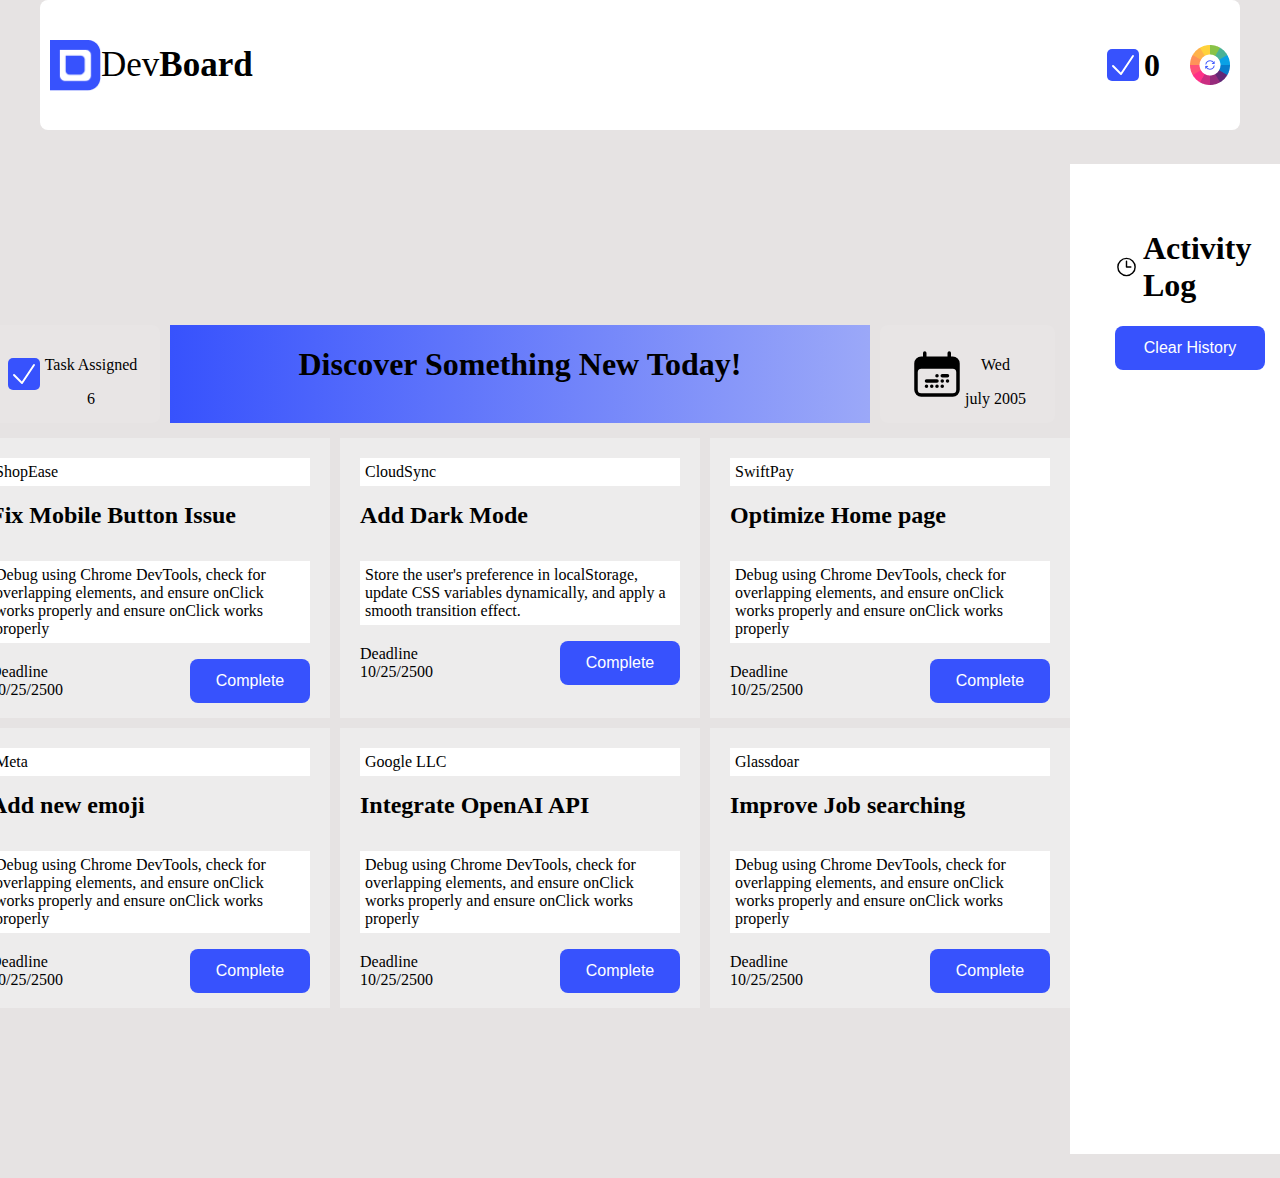
<file: index.html>
<!DOCTYPE html>
<html lang="en">
  <head>
    <meta charset="UTF-8" />
    <meta http-equiv="X-UA-Compatible" content="IE=edge" />
    <meta name="viewport" content="width=device-width, initial-scale=1.0" />
    <title>Document</title>
    <link rel="stylesheet" href="./style/style.css" />
  </head>
  <body>
    <header>
      <nav>
        <div class="logo">
          <img src="./assets/logo.png" alt="" />
          <h3><span id="not-bold">Dev</span>Board</h3>
        </div>
        <div class="theme-container">
          <div class="icon-container">
            <svg
              xmlns="http://www.w3.org/2000/svg"
              viewBox="0 0 24 24"
              fill="currentColor"
              class="size-6"
              id="tic"
            >
              <path
                fill-rule="evenodd"
                d="M19.916 4.626a.75.75 0 0 1 .208 1.04l-9 13.5a.75.75 0 0 1-1.154.114l-6-6a.75.75 0 0 1 1.06-1.06l5.353 5.353 8.493-12.74a.75.75 0 0 1 1.04-.207Z"
                clip-rule="evenodd"
              />
            </svg>
            <span id="course-complete">0</span>
          </div>
          <img id="chngBodyColor" src="./assets/theme-btn.png" alt="" />
        </div>
      </nav>
    </header>
    <main>
      <div class="container">
        <div class="courses-container">
          <div class="blog-container">
            <div class="first-container">
              <div class="d-flex-row">
                <svg
                  xmlns="http://www.w3.org/2000/svg"
                  viewBox="0 0 24 24"
                  fill="currentColor"
                  class="size-6"
                  id="tic"
                >
                  <path
                    fill-rule="evenodd"
                    d="M19.916 4.626a.75.75 0 0 1 .208 1.04l-9 13.5a.75.75 0 0 1-1.154.114l-6-6a.75.75 0 0 1 1.06-1.06l5.353 5.353 8.493-12.74a.75.75 0 0 1 1.04-.207Z"
                    clip-rule="evenodd"
                  />
                </svg>
                <div class="d-flex-col">
                  <p>Task Assigned</p>
                  <span id="course-left">6</span>
                </div>
              </div>
            </div>
            <div id="second-container" class="second-container">
              <h1>Discover Something New Today!</h1>
            </div>
            <div class="third-container">
              <div class="d-flex-row">
                <svg
                  xmlns="http://www.w3.org/2000/svg"
                  viewBox="0 0 24 24"
                  fill="currentColor"
                  class="size-6 icon-size"
                >
                  <path
                    d="M12 11.993a.75.75 0 0 0-.75.75v.006c0 .414.336.75.75.75h.006a.75.75 0 0 0 .75-.75v-.006a.75.75 0 0 0-.75-.75H12ZM12 16.494a.75.75 0 0 0-.75.75v.005c0 .414.335.75.75.75h.005a.75.75 0 0 0 .75-.75v-.005a.75.75 0 0 0-.75-.75H12ZM8.999 17.244a.75.75 0 0 1 .75-.75h.006a.75.75 0 0 1 .75.75v.006a.75.75 0 0 1-.75.75h-.006a.75.75 0 0 1-.75-.75v-.006ZM7.499 16.494a.75.75 0 0 0-.75.75v.005c0 .414.336.75.75.75h.005a.75.75 0 0 0 .75-.75v-.005a.75.75 0 0 0-.75-.75H7.5ZM13.499 14.997a.75.75 0 0 1 .75-.75h.006a.75.75 0 0 1 .75.75v.005a.75.75 0 0 1-.75.75h-.006a.75.75 0 0 1-.75-.75v-.005ZM14.25 16.494a.75.75 0 0 0-.75.75v.006c0 .414.335.75.75.75h.005a.75.75 0 0 0 .75-.75v-.006a.75.75 0 0 0-.75-.75h-.005ZM15.75 14.995a.75.75 0 0 1 .75-.75h.005a.75.75 0 0 1 .75.75v.006a.75.75 0 0 1-.75.75H16.5a.75.75 0 0 1-.75-.75v-.006ZM13.498 12.743a.75.75 0 0 1 .75-.75h2.25a.75.75 0 1 1 0 1.5h-2.25a.75.75 0 0 1-.75-.75ZM6.748 14.993a.75.75 0 0 1 .75-.75h4.5a.75.75 0 0 1 0 1.5h-4.5a.75.75 0 0 1-.75-.75Z"
                  />
                  <path
                    fill-rule="evenodd"
                    d="M18 2.993a.75.75 0 0 0-1.5 0v1.5h-9V2.994a.75.75 0 1 0-1.5 0v1.497h-.752a3 3 0 0 0-3 3v11.252a3 3 0 0 0 3 3h13.5a3 3 0 0 0 3-3V7.492a3 3 0 0 0-3-3H18V2.993ZM3.748 18.743v-7.5a1.5 1.5 0 0 1 1.5-1.5h13.5a1.5 1.5 0 0 1 1.5 1.5v7.5a1.5 1.5 0 0 1-1.5 1.5h-13.5a1.5 1.5 0 0 1-1.5-1.5Z"
                    clip-rule="evenodd"
                  />
                </svg>

                <div class="d-flex-col">
                  <p>Wed</p>
                  <span>july 2005</span>
                </div>
              </div>
            </div>
          </div>
          <div class="cards">
            <div class="cart">
              <span class="b-white">ShopEase</span>
              <h1>Fix Mobile Button Issue</h1>
              <p class="b-white">
                Debug using Chrome DevTools, check for overlapping elements, and
                ensure onClick works properly and ensure onClick works properly
              </p>
              <div class="date-compertment">
                <div class="date">
                  <span>Deadline</span>
                  <span>10/25/2500</span>
                </div>
                <button
                  massage="Fix Mobile Button Issue"
                  onclick="reduceCourse(this)"
                  class="complt_btn"
                >
                  Complete
                </button>
              </div>
            </div>
            <div class="cart">
              <span class="b-white">CloudSync</span>
              <h1>Add Dark Mode</h1>
              <p class="b-white">
                Store the user's preference in localStorage, update CSS
                variables dynamically, and apply a smooth transition effect.
              </p>
              <div class="date-compertment">
                <div class="date">
                  <span>Deadline</span>
                  <span>10/25/2500</span>
                </div>
                <button
                  massage="Add Dark Mode"
                  onclick="reduceCourse(this)"
                  class="complt_btn"
                >
                  Complete
                </button>
              </div>
            </div>
            <div class="cart">
              <span class="b-white">SwiftPay</span>
              <h1>Optimize Home page</h1>
              <p class="b-white">
                Debug using Chrome DevTools, check for overlapping elements, and
                ensure onClick works properly and ensure onClick works properly
              </p>
              <div class="date-compertment">
                <div class="date">
                  <span>Deadline</span>
                  <span>10/25/2500</span>
                </div>
                <button
                  massage="Optimize Home page"
                  onclick="reduceCourse(this)"
                  class="complt_btn"
                >
                  Complete
                </button>
              </div>
            </div>
            <div class="cart">
              <span class="b-white">Meta</span>
              <h1>Add new emoji</h1>
              <p class="b-white">
                Debug using Chrome DevTools, check for overlapping elements, and
                ensure onClick works properly and ensure onClick works properly
              </p>
              <div class="date-compertment">
                <div class="date">
                  <span>Deadline</span>
                  <span>10/25/2500</span>
                </div>
                <button
                  massage="Add new emoji"
                  onclick="reduceCourse(this)"
                  class="complt_btn"
                >
                  Complete
                </button>
              </div>
            </div>
            <div class="cart">
              <span class="b-white">Google LLC</span>
              <h1>Integrate OpenAI API</h1>
              <p class="b-white">
                Debug using Chrome DevTools, check for overlapping elements, and
                ensure onClick works properly and ensure onClick works properly
              </p>
              <div class="date-compertment">
                <div class="date">
                  <span>Deadline</span>
                  <span>10/25/2500</span>
                </div>
                <button
                  massage="Integrate OpenAI API"
                  onclick="reduceCourse(this)"
                  class="complt_btn"
                >
                  Complete
                </button>
              </div>
            </div>
            <div class="cart">
              <span class="b-white">Glassdoar</span>
              <h1>Improve Job searching</h1>
              <p class="b-white">
                Debug using Chrome DevTools, check for overlapping elements, and
                ensure onClick works properly and ensure onClick works properly
              </p>
              <div class="date-compertment">
                <div class="date">
                  <span>Deadline</span>
                  <span>10/25/2500</span>
                </div>
                <button
                  massage="Improve Job searching"
                  onclick="reduceCourse(this)"
                  class="complt_btn"
                >
                  Complete
                </button>
              </div>
            </div>
          </div>
        </div>
        <div class="right-container">
          <div class="activity">
            <svg
              xmlns="http://www.w3.org/2000/svg"
              fill="none"
              viewBox="0 0 24 24"
              stroke-width="1.5"
              stroke="currentColor"
              class="size-6"
              id="clock"
            >
              <path
                stroke-linecap="round"
                stroke-linejoin="round"
                d="M12 6v6h4.5m4.5 0a9 9 0 1 1-18 0 9 9 0 0 1 18 0Z"
              />
            </svg>
            <h1>Activity Log</h1>
          </div>
          <button id="history-clear-btn" class="history-clear-btn">
            Clear History
          </button>
          <div id="dinamic-msg" class="dinamic-msg">
            <!-- 



  ==========================

  
          --></div>
        </div>
      </div>
    </main>

    <script src="./script/app.js"></script>
  </body>
</html>
</file>
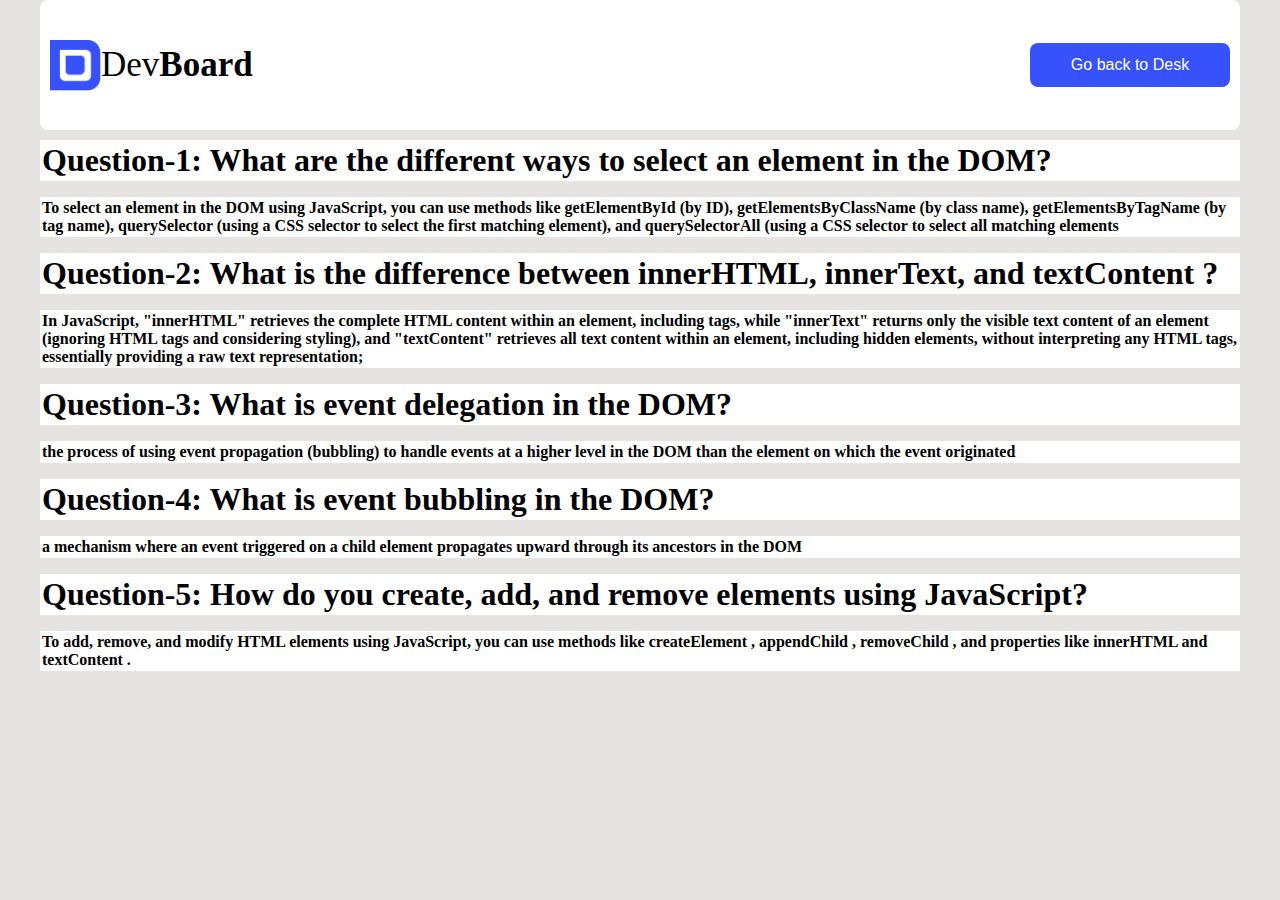
<file: blog.html>
<!DOCTYPE html>
<html lang="en">
  <head>
    <meta charset="UTF-8" />
    <meta http-equiv="X-UA-Compatible" content="IE=edge" />
    <meta name="viewport" content="width=h1, initial-scale=1.0" />
    <title>Document</title>
    <link rel="stylesheet" href="./style/style.css" />
  </head>
  <body>
    <nav>
      <div class="logo">
        <img src="./assets/logo.png" alt="" />
        <h3><span id="not-bold">Dev</span>Board</h3>
      </div>
      <div class="theme-container">
        <button id="Desk-btn" class="desk-btn">Go back to Desk</button>
      </div>
    </nav>

    <main>
      <div class="Qustion-container">
        <h1 class="Qustion">
          Question-1: What are the different ways to select an element in the
          DOM?
        </h1>
        <p class="anser">
          To select an element in the DOM using JavaScript, you can use methods
          like getElementById (by ID), getElementsByClassName (by class name),
          getElementsByTagName (by tag name), querySelector (using a CSS
          selector to select the first matching element), and querySelectorAll
          (using a CSS selector to select all matching elements
        </p>
        <h1 class="Qustion">
          Question-2: What is the difference between innerHTML, innerText, and
          textContent ?
        </h1>
        <p class="anser">
          In JavaScript, "innerHTML" retrieves the complete HTML content within
          an element, including tags, while "innerText" returns only the visible
          text content of an element (ignoring HTML tags and considering
          styling), and "textContent" retrieves all text content within an
          element, including hidden elements, without interpreting any HTML
          tags, essentially providing a raw text representation;
        </p>
        <h1 class="Qustion">
          Question-3: What is event delegation in the DOM?
        </h1>
        <p class="anser">
          the process of using event propagation (bubbling) to handle events at
          a higher level in the DOM than the element on which the event
          originated
        </p>
        <h1 class="Qustion">Question-4: What is event bubbling in the DOM?</h1>
        <p class="anser">
          a mechanism where an event triggered on a child element propagates
          upward through its ancestors in the DOM
        </p>
        <h1 class="Qustion">
          Question-5: How do you create, add, and remove elements using
          JavaScript?
        </h1>
        <p class="anser">
          To add, remove, and modify HTML elements using JavaScript, you can use
          methods like createElement , appendChild , removeChild , and
          properties like innerHTML and textContent .
        </p>
      </div>
    </main>
    <script src="./script/blod.js"></script>
  </body>
</html>
</file>
<file: style/style.css>
/* shared */
.d-flex-col {
  display: flex;
  flex-direction: column;
  justify-content: center;
  align-items: center;
}
.d-flex-row {
  display: flex;
  flex-direction: row;
  justify-content: center;
  align-items: center;
}
.border {
  border: 1px solid red;
}
.icon-size {
  width: 56px;
  height: 56px;
}
/* ======================================================== */
body {
  max-width: 1200px;
  margin: auto;
  background: #e6e3e3;
}

nav {
  display: flex;
  align-items: center;
  justify-content: space-between;
  background: #ffffff;
  border-radius: 8px;
  padding: 10px;
}
.logo {
  display: flex;

  align-items: center;
}

.logo h3 {
  font-size: 35px;
}
#not-bold {
  font-weight: 300;
}
.logo img {
  width: 51px;
  height: 51px;
}
.theme-container {
  display: flex;
  align-items: center;
  justify-content: space-between;
}
.theme-container img {
  width: 40px;
  height: 40px;
}
.icon-container {
  display: flex;
  align-items: center;
  margin-right: 30px;
}
#tic {
  width: 32px;
  height: 32px;
  color: white;
  font-weight: bolder;
  background: #3752fd;
  border-radius: 5px;
  margin-right: 5px;
}
#course-complete {
  font-size: 2rem;
  font-weight: bold;
}
/* ======================================================= */

main {
  margin-top: 10px;
}
.blog-container {
  display: grid;
  grid-template-columns: 1fr 4fr 1fr;
  gap: 10px;
  padding: 15px;
}

.first-container {
  padding: 15px;
  background: rgb(232, 229, 229);
  border-radius: 8px;
}
.second-container {
  text-align: center;
  background: linear-gradient(to right, #3752fd, #9ba8f8);
}
.third-container {
  padding: 15px;
  background: rgb(232, 229, 229);
  border-radius: 8px;
}

/* ============================================================ */
.container {
  display: flex;
  flex-direction: row;
  justify-content: center;
  align-items: center;
  padding: 2%;
}
.right-container {
  background: white;
  height: 100vh;
  padding: 45px;
}
/* ============================================ */
#clock {
  width: 32px;
  height: 32px;
  color: black;
  margin-right: 5px;
}
.activity {
  display: flex;
  align-items: center;
  justify-content: center;
}
.history-clear-btn {
  background: #3752fd;
  border: none;
  color: white;
  height: 44px;
  width: 150px;
  border-radius: 8px;
  font-size: 1rem;
}

/* ========================================================= */
.b-white {
  background: white;
  padding: 5px;
}
.cards {
  display: grid;
  grid-template-columns: repeat(3, 1fr);
  gap: 10px;
}
.cart {
  display: flex;
  flex-direction: column;
  background: rgb(237, 236, 236);
  padding: 20px;
  width: 20rem;
  height: 15rem;
}
.cart h1 {
  font-size: 1.5rem;
}
.date-compertment {
  display: flex;
  flex-direction: row;
  align-items: center;
  justify-content: space-between;
}
.date {
  display: flex;
  flex-direction: column;
  justify-content: center;
  align-self: center;
}
.complt_btn {
  background: #3752fd;
  border: none;
  color: white;
  height: 44px;
  width: 120px;
  border-radius: 8px;
  font-size: 1rem;
}
.desk-btn {
  background: #3752fd;
  border: none;
  color: white;
  height: 44px;
  width: 200px;
  border-radius: 8px;
  font-size: 1rem;
}

.complt_btn:disabled {
  background-color: gray;
  cursor: not-allowed;
}

.Dinamic-Masage-Style {
  background: rgb(237, 110, 110);
  padding: 10px;
  margin-top: 10px;
}
.Dinamic-Masage-Style p {
  font-weight: 700;
}
.dinamic-msg {
  margin-top: 5px;
}

.Qustion {
  background: white;
  font-weight: bold;
  margin-bottom: 1px;
  margin-top: 1px;
  padding: 2px;
}
.anser {
  background: white;
  font-weight: bold;
  padding: 2px;
}
</file>
